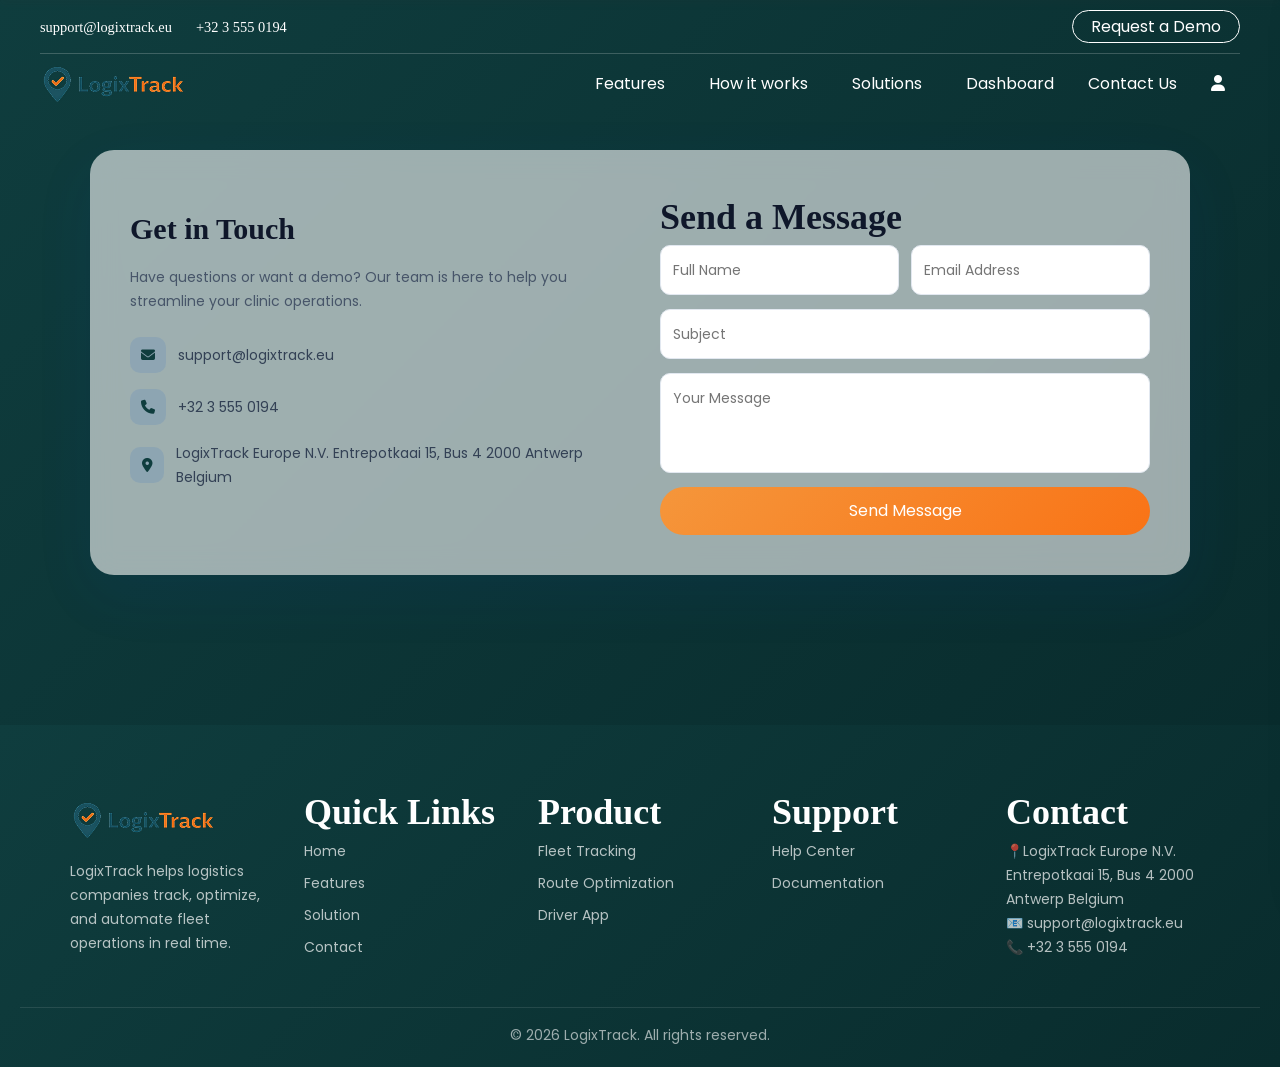
<file: contact.html>
<!DOCTYPE html>
<html lang="en">

<head>
    <meta charset="UTF-8">
    <meta name="viewport" content="width=device-width, initial-scale=1.0">
    <title>Contact</title>
    <link rel="stylesheet" href="style.css">
    <link rel="shortcut icon" href="images/logic.png" type="image/x-icon">
    <link rel="stylesheet" href="https://cdnjs.cloudflare.com/ajax/libs/font-awesome/6.5.0/css/all.min.css">
    <link rel="preconnect" href="https://fonts.googleapis.com">
    <link rel="preconnect" href="https://fonts.gstatic.com" crossorigin>
    <link
        href="https://fonts.googleapis.com/css2?family=Playfair+Display:ital,wght@0,400..900;1,400..900&family=Poppins:ital,wght@0,100;0,200;0,300;0,400;0,500;0,600;0,700;0,800;0,900;1,100;1,200;1,300;1,400;1,500;1,600;1,700;1,800;1,900&family=Roboto:ital,wght@0,100..900;1,100..900&family=Zain:ital,wght@0,200;0,300;0,400;0,700;0,800;0,900;1,300;1,400&display=swap"
        rel="stylesheet">
    <script src="https://cdnjs.cloudflare.com/ajax/libs/jquery/3.6.0/jquery.min.js"></script>
</head>

<body>
    <header>
        <div class="top-strip">
            <div class="container-fluid">
                <div class="flex">
                    <div class="col1">
                        <div class="nav-text left-side">
                            <ul>
                                <li><a href="mailto:info@tradeshipinc.com">support@logixtrack.eu</a></li>
                                <li><a href="tel:+1(631)3935134">+32 3 555 0194</a></li>
                            </ul>
                        </div>
                    </div>
                    <div class="col2">
                        <div class="right-side">
                            <!-- Location -->

                            <!-- Social Links -->

                            <!-- Request Demo -->
                            <div class="nav-text demo-link"><a href="" class="model-open openDemo"><span>Request a
                                        Demo</span></a></div>
                        </div>
                    </div>
                </div>
            </div>
        </div>
        <div class="header-wrapper">
            <div class="container-fluid">
                <div class="flex">
                    <div class="col1">
                        <div class="custom-logo"><a href="/"><img src="images/logic.png" alt="Trade Ship"></a>
                        </div>
                    </div>
                    <div class="menu-trigger model-open" data-model=".model-navigaition">
                        <span></span>
                    </div>
                    <div class="col2">
                        <div class="custom-nav nav-text">
                            <ul>
                                <li class="has-dropdown"><a href="/#features">Features</a>
                                </li>
                                <li class="has-dropdown">
                                    <a href="/#how-it-works">How it works</a>

                                </li>
                                <li class="has-dropdown">
                                    <a href="/#solution">Solutions</a>

                                </li>


                                <li><a href="/#showcase">Dashboard</a></li>
                                <li><a href="contact.html">Contact Us</a></li>
                                <li><a href="login.html"><i class="fa-solid fa-user"></i></a></li>
                            </ul>
                        </div>
                    </div>
                </div>
            </div>
        </div>
    </header>
    <!-- End Header -->
    <!-- navigation Model -->
    <div class="model modelPop model-navigaition">
        <div class="close close_model"><i class="fas-solid fa fa-close"></i></div>
        <div class="model-body">
            <div class="navigation">
                <ul>
                    <li class="has-dropdown"><a href="/#features">Features</a>
                    </li>
                    <li class="has-dropdown">
                        <a href="/#how-it-works">How it works</a>
                    </li>
                    <li class="has-dropdown">
                        <a href="/#solution">Solutions</a>
                    </li>
                    <li class="has-dropdown">
                        <a href="/#showcase">Dashboard</a>
                    </li>

                    <li><a href="contact.html">Contact Us</a></li>
                </ul>
            </div>
        </div>
    </div>
    <section class="contact">
        <div class="contact-container">

            <!-- LEFT INFO -->
            <div class="contact-info">
                <h2>Get in Touch</h2>
                <p>
                    Have questions or want a demo? Our team is here to help you streamline your clinic operations.
                </p>

                <div class="info-item">
                    <i class="fa-solid fa-envelope"></i>
                    <span>support@logixtrack.eu</span>
                </div>

                <div class="info-item">
                    <i class="fa-solid fa-phone"></i>
                    <span>+32 3 555 0194</span>
                </div>

                <div class="info-item">
                    <i class="fa-solid fa-location-dot"></i>
                    <span>LogixTrack Europe N.V.
                        Entrepotkaai 15, Bus 4
                        2000 Antwerp
                        Belgium</span>
                </div>
            </div>

            <!-- RIGHT FORM -->
            <div class="contact-form">
                <h3>Send a Message</h3>

                <form id="contactForm">
                    <div class="form-row">
                        <input type="text" placeholder="Full Name" required>
                        <input type="email" placeholder="Email Address" required>
                    </div>

                    <input type="text" placeholder="Subject" required>

                    <textarea placeholder="Your Message" required></textarea>

                    <button type="submit">Send Message</button>

                    <!-- Success Message -->
                    <div class="success-message" id="contactSuccess">
                        ✅ Message sent successfully! We'll get back to you soon.
                    </div>
                </form>
            </div>

        </div>
    </section>
    <footer class="footer">
        <div class="container footer-grid">

            <!-- LOGO + ABOUT -->
            <div class="footer-col">
                <h2 class="logo"><a href="/"><img src="images/logic.png" alt=""></a></h2>
                <p>
                    LogixTrack helps logistics companies track, optimize, and automate fleet operations in real time.
                </p>
            </div>

            <!-- QUICK LINKS -->
            <div class="footer-col">
                <h3>Quick Links</h3>
                <ul>
                    <li><a href="/">Home</a></li>
                    <li><a href="/#features">Features</a></li>
                    <li><a href="/#solution">Solution</a></li>

                    <li><a href="contact.html">Contact</a></li>
                </ul>
            </div>

            <!-- PRODUCT -->
            <div class="footer-col">
                <h3>Product</h3>
                <ul>
                    <li><a href="/#showcase">Fleet Tracking</a></li>
                    <li><a href="/#showcase">Route Optimization</a></li>
                    <li><a href="/#showcase">Driver App</a></li>
                </ul>
            </div>

            <!-- SUPPORT -->
            <div class="footer-col">
                <h3>Support</h3>
                <ul>
                    <li><a href="contact.html">Help Center</a></li>
                    <li><a href="contact.html">Documentation</a></li>
                    <!-- <li><a href="#">API Access</a></li> -->
                </ul>
            </div>
            <!-- CONTACT -->
            <div class="footer-col">
                <h3>Contact</h3>
                <p>📍LogixTrack Europe N.V.
                    Entrepotkaai 15, Bus 4
                    2000 Antwerp
                    Belgium</p>
                <p>📧 support@logixtrack.eu</p>
                <p>📞 +32 3 555 0194</p>
            </div>

        </div>

        <!-- BOTTOM BAR -->
        <div class="footer-bottom">
            <p>© 2026 LogixTrack. All rights reserved.</p>
        </div>
    </footer>
    <div class="demo-overlay" id="demoOverlay"></div>

    <!-- Side Popup -->
    <div class="demo-popup" id="demoPopup">

        <!-- Header -->
        <div class="popup-header">
            <h3>Book a Demo</h3>
            <span id="closeDemo">&times;</span>
        </div>

        <!-- Form -->
        <form class="demo-form" id="demoForm">
            <input type="text" placeholder="Full Name" required>
            <input type="email" placeholder="Email Address" required>
            <input type="Number" id="Phone" maxlength="10" placeholder="Phone Number">

            <textarea placeholder="Your Message" required></textarea>

            <button type="submit">Request Demo</button>

            <div class="success-message" id="successMsg">
                ✅ Your request has been submitted successfully.
            </div>
        </form>

    </div>
    <script>
        $(document).ready(function () {
            $(window).scroll(function () {
                scroltop = $(this).scrollTop()
                if (scroltop > ($(window).height()) / 100) {
                    $('header').addClass("header-fixed");
                } else {
                    $('header').removeClass("header-fixed")
                }
            })
            $('.model-open').on('click', function (e) {
                e.preventDefault();
                var model = $(this).attr('data-model')
                $('.model').removeClass('is-open');
                $('.overlay').addClass('active_overla');
                $(model).addClass('is-open');
            })
            $('.close_model,.overlay').on('click', function () {
                $('.model').removeClass('is-open');
                $('.overlay').removeClass('active_overla');
            })

            $('.openDemo').on('click', function (e) {
                e.preventDefault();
                $('#demoPopup').addClass('active');
                $('#demoOverlay').addClass('active');
            });

            // CLOSE POPUP
            function closePopup() {
                $('#demoPopup').removeClass('active');
                $('#demoOverlay').removeClass('active');
            }

            $('#closeDemo, #demoOverlay').on('click', function () {
                closePopup();
            });

            // FORM SUBMIT
            $('#demoForm').on('submit', function (e) {
                e.preventDefault();

                $('#successMsg').addClass('active');
                this.reset();

                setTimeout(function () {
                    $('#successMsg').removeClass('active');
                    closePopup();
                }, 5000);
            });
        })
        document.addEventListener("DOMContentLoaded", function () {

            const contactform = document.getElementById("contactForm");
            const contactmsg = document.getElementById("contactSuccess");

            if (contactform) {
                contactform.addEventListener("submit", function (e) {
                    e.preventDefault();

                    console.log("Contact form submitted ✅");

                    // show success
                    contactmsg.classList.add("active");

                    // reset form
                    contactform.reset();

                    // hide after 3 sec
                    setTimeout(() => {
                        contactmsg.classList.remove("active");
                    }, 3000);
                });
            }
        });
        document.getElementById("phone").addEventListener("input", function () {
            this.value = this.value.replace(/[^0-9]/g, "");
        });
    </script>
</body>

</html>
</file>
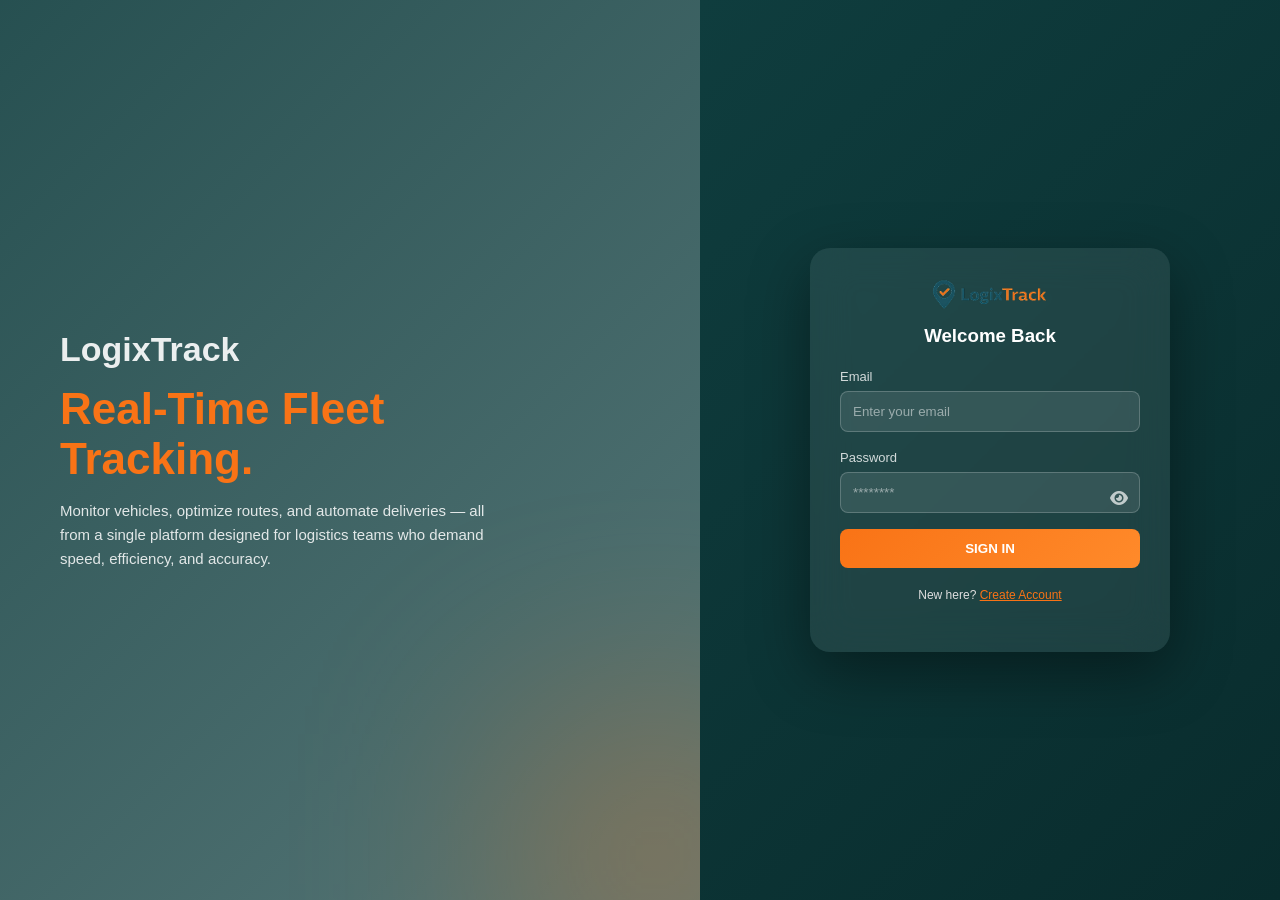
<file: login.html>
<!DOCTYPE html>
<html lang="en">

<head>
    <meta charset="UTF-8">
    <meta name="viewport" content="width=device-width, initial-scale=1.0">
    <title>LogixTrack Login</title>

    <!-- CSS -->
    <link rel="stylesheet" href="login.css">

    <!-- Font Awesome -->
    <link rel="stylesheet" href="https://cdnjs.cloudflare.com/ajax/libs/font-awesome/6.5.0/css/all.min.css">
</head>

<body>

    <!-- LEFT SIDE -->
    <div class="left">
        <div class="left-content">
            <h1>LogixTrack</h1>
            <h2>Real-Time Fleet Tracking.</h2>
            <p>
                Monitor vehicles, optimize routes, and automate deliveries — all from a single platform designed for logistics teams who demand speed, efficiency, and accuracy.
            </p>
        </div>
    </div>

    <!-- RIGHT SIDE -->
    <div class="right">
        <div class="login-card">

            <div class="logo"><a href="/"><img src="images/logic.png" alt="" style="width: 120px;"></a></div>
            <h3>Welcome Back</h3>

            <form id="loginForm">

                <label>Email</label>
                <input type="email" id="email" placeholder="Enter your email" required>

                <label>Password</label>
                <div class="password-field">
                    <input type="password" id="password" placeholder="********" required>
                    <i class="fa-solid fa-eye" id="togglePassword"></i>
                </div>

                <!-- <div class="links">
                    <span></span>
                    <a href="#">Forgot password?</a>
                </div> -->

                <button type="submit">SIGN IN</button>

                <!-- <div class="divider">or</div>

                <div class="google">
                    <i class="fa-brands fa-google"></i>
                    Sign in with Google
                </div> -->

                <div class="divider">
                    New here? <a href="signup.html">Create Account</a>
                </div>

                <div class="error" id="errorMsg">
                    ❌ Invalid credentials
                </div>

            </form>

        </div>
    </div>

    <!-- JS -->
    <script>
        document.addEventListener("DOMContentLoaded", function () {

            const form = document.getElementById("loginForm");
            const email = document.getElementById("email");
            const password = document.getElementById("password");
            const error = document.getElementById("errorMsg");
            const toggle = document.getElementById("togglePassword");

            // Show/Hide password
            toggle.addEventListener("click", () => {
                if (password.type === "password") {
                    password.type = "text";
                    toggle.classList.replace("fa-eye", "fa-eye-slash");
                } else {
                    password.type = "password";
                    toggle.classList.replace("fa-eye-slash", "fa-eye");
                }
            });

            // Login logic
            form.addEventListener("submit", function (e) {
                e.preventDefault();

                const validEmail = "admin@healthsynch.com";
                const validPass = "123456";

                error.classList.remove("active");

                if (email.value !== validEmail || password.value !== validPass) {
                    error.classList.add("active");
                    return;
                }

                alert("Login Successful 🚀");
                form.reset();
            });

        });
    </script>

</body>

</html>
</file>
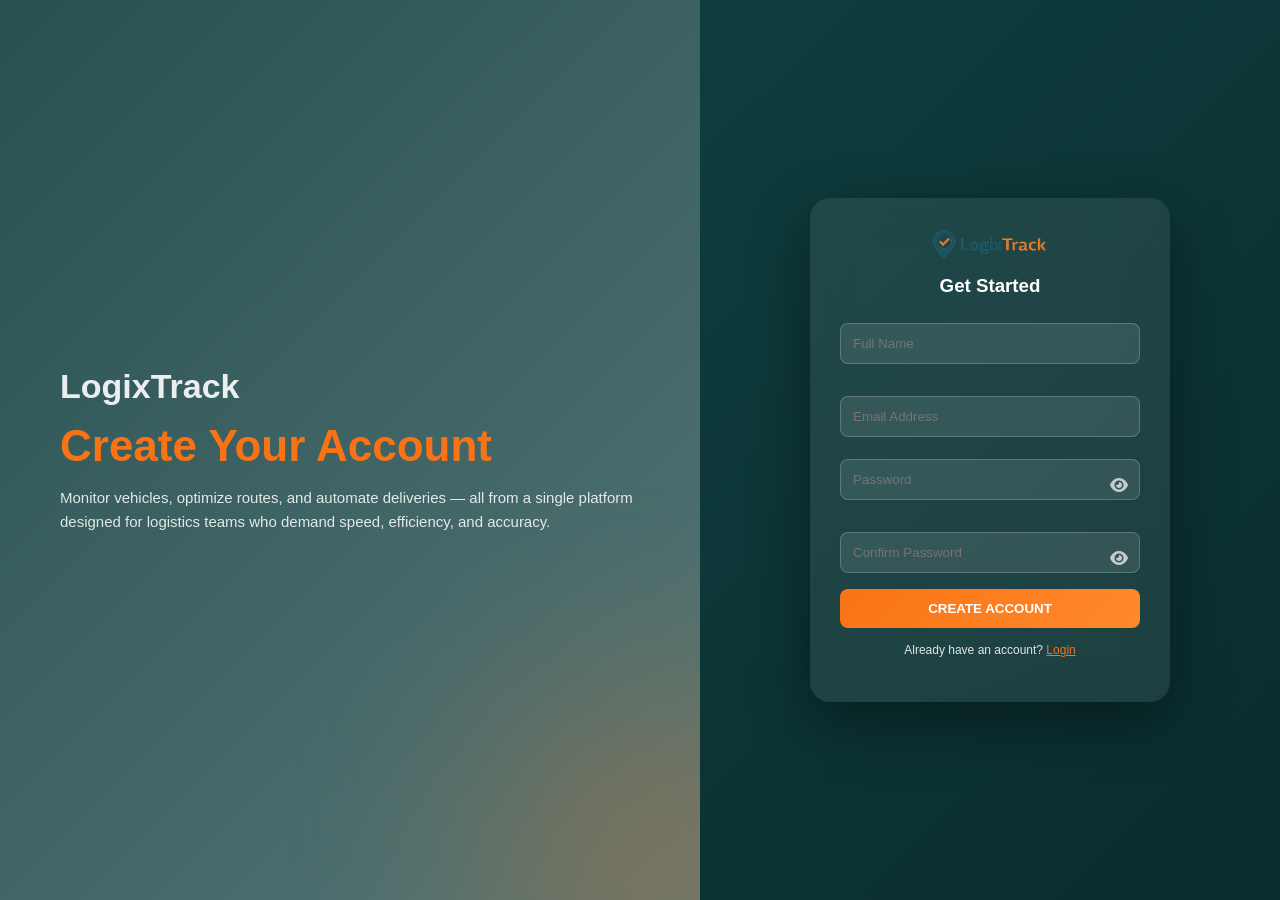
<file: signup.html>
<!DOCTYPE html>
<html lang="en">

<head>
    <meta charset="UTF-8">
    <meta name="viewport" content="width=device-width, initial-scale=1.0">
    <title>LogixTrack Sign Up</title>

    <link rel="stylesheet" href="signup.css">
    <link rel="stylesheet" href="https://cdnjs.cloudflare.com/ajax/libs/font-awesome/6.5.0/css/all.min.css">
</head>

<body>

    <!-- LEFT -->
    <div class="left">
        <div class="left-content">
            <h1>LogixTrack</h1>
            <h2>Create Your Account</h2>
            <p>
                Monitor vehicles, optimize routes, and automate deliveries — all from a single platform designed for logistics teams who demand speed, efficiency, and accuracy.
            </p>
        </div>
    </div>

    <!-- RIGHT -->
    <div class="right">
        <div class="signup-card">

            <div class="logo"><a href="/"><img src="images/logic.png" alt="" style="width: 120px;"></a></div>
            <h3>Get Started</h3>

            <form id="signupForm">

                <div class="form-row">
                    <input type="text" id="name" placeholder="Full Name" required>
                    <input type="email" id="email" placeholder="Email Address" required>
                </div>

                <!-- <input type="text" id="clinic" placeholder="Clinic Name"> -->

                <div class="form-row">
                    <div class="password-field">
                        <input type="password" id="password" placeholder="Password" required>
                        <i class="fa-solid fa-eye toggle"></i>
                    </div>

                    <div class="password-field">
                        <input type="password" id="confirmPassword" placeholder="Confirm Password" required>
                        <i class="fa-solid fa-eye toggle"></i>
                    </div>
                </div>

                <button type="submit">CREATE ACCOUNT</button>

                <!-- <div class="divider">or</div>

                <div class="google">
                    <i class="fa-brands fa-google"></i>
                    Sign up with Google
                </div> -->

                <div class="divider">
                    Already have an account? <a href="login.html">Login</a>
                </div>

                <!-- ERROR -->
                <div class="error" id="errorMsg"></div>

                <!-- SUCCESS -->
                <div class="success" id="successMsg">
                    ✅ Account created successfully!
                </div>

            </form>

        </div>
    </div>

    <script>
        document.addEventListener("DOMContentLoaded", function () {

            const form = document.getElementById("signupForm");
            const password = document.getElementById("password");
            const confirmPassword = document.getElementById("confirmPassword");
            const error = document.getElementById("errorMsg");
            const success = document.getElementById("successMsg");

            const toggles = document.querySelectorAll(".toggle");

            // Toggle password
            toggles.forEach(icon => {
                icon.addEventListener("click", () => {
                    const input = icon.previousElementSibling;

                    if (input.type === "password") {
                        input.type = "text";
                        icon.classList.replace("fa-eye", "fa-eye-slash");
                    } else {
                        input.type = "password";
                        icon.classList.replace("fa-eye-slash", "fa-eye");
                    }
                });
            });

            form.addEventListener("submit", function (e) {
                e.preventDefault();

                error.classList.remove("active");
                success.classList.remove("active");

                if (password.value !== confirmPassword.value) {
                    error.innerText = "❌ Passwords do not match";
                    error.classList.add("active");
                    return;
                }

                if (password.value.length < 6) {
                    error.innerText = "❌ Password must be at least 6 characters";
                    error.classList.add("active");
                    return;
                }

                success.classList.add("active");
                form.reset();
            });

        });
    </script>

</body>

</html>
</file>
<file: style.css>
*,
*:before,
*:after {
    padding: 0;
    margin: 0;
    list-style: none;
    -webkit-box-sizing: border-box;
    box-sizing: border-box
}

body,
html {
    font-size: 16px;
    line-height: 24px;
    font-family: "Poppins", "sans-serif";
    font-weight: normal;
    color: #666
}

@media (max-width: 991px) {

    body,
    html {
        font-size: 14px;
        line-height: 20px
    }
}

article,
aside,
details,
figcaption,
figure,
footer,
header,
hgroup,
menu,
nav,
section,
main {
    display: block
}

ol,
ul {
    list-style: none
}

blockquote,
q {
    quotes: none
}

blockquote:before,
blockquote:after {
    content: '';
    content: none
}

table {
    border-collapse: collapse;
    border-spacing: 0
}

a[href] {
    text-decoration: none;
    -webkit-transition: 400ms ease;
    -o-transition: 400ms ease;
    transition: 400ms ease
}

a[href]:hover {
    color: #f16f2a
}

img {
    max-width: 100%
}

.container {
    max-width: 1170px;
    width: 100%;
    margin: 0 auto;
    padding: 0 15px
}

h1,
h2,
h3,
h4,
h5,
h6 {
    font-weight: normal;
    margin: 15px 0;
    font-family: "GT Eesti Pro Display", "sans-serif";
    font-weight: bold
}

@media (max-width: 767px) {

    h1,
    h2,
    h3,
    h4,
    h5,
    h6 {
        margin: 5px 0
    }
}

h1 {
    font-size: 48px;
    line-height: 48px
}

@media (max-width: 991px) {
    h1 {
        font-size: 40px;
        line-height: 45px
    }
}

@media (max-width: 767px) {
    h1 {
        font-size: 30px;
        line-height: 35px
    }
}

h2 {
    font-size: 48px;
    line-height: 48px
}

@media (max-width: 767px) {
    h2 {
        font-size: 35px;
        line-height: 38px
    }
}

h3 {
    font-size: 36px
}

@media (max-width: 675px) {
    h3 {
        font-size: 30px
    }
}

h4 {
    font-size: 24px
}

@media (max-width: 675px) {
    h4 {
        font-size: 20px
    }
}

h5 {
    font-size: 20px
}

@media (max-width: 675px) {
    h5 {
        font-size: 18px
    }
}

h6 {
    font-size: 18px
}

@media (max-width: 991px) {
    h6 {
        font-size: 14px
    }
}

input,
select,
button,
textarea {
    font-size: 16px;
    line-height: 24px;
    font-family: "Poppins", "sans-serif";
    font-weight: normal
}

select {
    -webkit-appearance: none;
    -moz-appearance: none;
    text-indent: 1px;
    -o-text-overflow: '';
    text-overflow: ''
}

button,
input[type="submit"],
input[type="button"] {
    cursor: pointer
}

.heading h2 {
    color: #0F3D3E
}

.heading h2 span {
    color: #f16f2a
}

.defaul_text p,
.defaul_text li {
    font-size: 16px;
    font-weight: 500;
    color: #666
}

@media (max-width: 675px) {

    .defaul_text p,
    .defaul_text li {
        line-height: 24px;
        font-size: 14px;
        line-height: normal;
        font-weight: normal
    }
}

.defaul_text br {
    display: none
}

.defaul_text p,
.defaul_text ul {
    margin-bottom: 20px
}

.flex {
    display: -webkit-box;
    display: -ms-flexbox;
    display: flex;
    -ms-flex-wrap: wrap;
    flex-wrap: wrap
}

.link_btn a {
    line-height: normal;
    display: inline-block;
    border: 1px solid #fff;
    padding: 8px 30px;
    border-radius: 25px;
    overflow: hidden;
    position: relative;
    font-family: "GT Eesti Pro Display", "sans-serif";
    font-size: 16px;
    -webkit-transition: 400ms ease;
    -o-transition: 400ms ease;
    transition: 400ms ease
}

.link_btn a span {
    position: relative;
    color: #fff;
    font-family: inherit
}

.link_btn a:before {
    content: "";
    position: absolute;
    left: 0;
    right: 0;
    top: 0;
    bottom: 0;
    background: -webkit-gradient(linear, left top, right top, from(#e2472a), to(#f16f2a));
    background: -o-linear-gradient(left, #e2472a, #f16f2a);
    background: linear-gradient(to right, #e2472a, #f16f2a);
    -webkit-transform: translateX(-100%);
    -ms-transform: translateX(-100%);
    transform: translateX(-100%);
    -webkit-transition: 450ms ease;
    -o-transition: 450ms ease;
    transition: 450ms ease
}

.link_btn a:hover {
    border-color: #e2472a;
    color: #fff
}

.link_btn a:hover:before {
    -webkit-transform: translate(0);
    -ms-transform: translate(0);
    transform: translate(0)
}

@-webkit-keyframes slideInUp {
    0% {
        opacity: 0;
        -webkit-transform: translate3d(0, 30%, 0);
        -ms-transform: translate3d(0, 30%, 0);
        transform: translate3d(0, 30%, 0)
    }

    100% {
        opacity: 1;
        -webkit-transform: none;
        -ms-transform: none;
        transform: none
    }
}

@keyframes slideInUp {
    0% {
        opacity: 0;
        -webkit-transform: translate3d(0, 30%, 0);
        -ms-transform: translate3d(0, 30%, 0);
        transform: translate3d(0, 30%, 0)
    }

    100% {
        opacity: 1;
        -webkit-transform: none;
        -ms-transform: none;
        transform: none
    }
}

.slideInUp {
    -webkit-animation-name: slideInUp;
    animation-name: slideInUp
}

.modelPop {
    position: fixed;
    z-index: 111
}

.close_model {
    position: absolute;
    right: 15px;
    top: 15px;
    cursor: pointer;
    line-height: 0;
    width: 25px;
    height: 25px;
    z-index: 111
}

header {
    position: fixed;
    left: 0;
    right: 0;
    top: 0;
    z-index: 111
}

header:before {
    content: "";
    position: absolute;
    left: 0;
    right: 0;
    top: 0;
    bottom: 0;
    background: #0F3D3E;
    height: 0;
    -webkit-box-shadow: 0 0 8px 1px #33333354;
    box-shadow: 0 0 8px 1px #33333354;
    -webkit-transition: 700ms ease;
    -o-transition: 700ms ease;
    transition: 700ms ease
}

header .nav-text a {
    color: #fff
}

header .container-fluid {
    padding: 0 40px
}

@media (max-width: 991px) {
    header .container-fluid {
        padding: 0 15px
    }
}

header .location {
    position: relative;
    padding: 0 5px;
    cursor: pointer
}

header .location .selected .icon,
header .location .selected .text,
header .location .selected .arrow_down {
    display: inline-block;
    vertical-align: middle
}

header .location .selected .icon {
    line-height: 0;
    margin-right: 5px
}

header .location .selected .text {
    padding: 3px 10px;
    color: #fff;
    font-weight: 500;
    font-size: 14px
}

header .location .selected .arrow_down {
    margin-left: 5px;
    line-height: 0
}

header .location .list-location {
    position: absolute;
    top: 100%;
    left: 0;
    right: 0;
    padding: 5px 0;
    z-index: 1;
    opacity: 0;
    pointer-events: none;
    -webkit-transition: 450ms ease;
    -o-transition: 450ms ease;
    transition: 450ms ease;
    background: -webkit-gradient(linear, left top, right top, from(#e2472a), to(#f5963b));
    background: -o-linear-gradient(left, #e2472a, #f5963b);
    background: linear-gradient(to right, #e2472a, #f5963b)
}

header .location .list-location:before {
    content: "";
    position: absolute;
    top: -16px;
    width: 8px;
    height: 8px;
    border: 8px solid transparent;
    border-bottom-color: #e96330;
    left: 43px
}

header .location .list-location ul li {
    display: block;
    font-size: 14px;
    padding: 8px 11px;
    cursor: pointer;
    -webkit-transition: 700ms ease;
    -o-transition: 700ms ease;
    transition: 700ms ease;
    color: #fff
}

header .location .list-location ul li:hover {
    background: #f16f2a
}

header .location:hover .list-location {
    opacity: 1;
    pointer-events: all
}

header .location:hover .list-location ul li {
    padding: 2px 11px
}

.top-strip {
    padding: 10px 0;
    position: relative;
    -webkit-transition: 700ms ease;
    -o-transition: 700ms ease;
    transition: 700ms ease;
    z-index: 11
}

@media (max-width: 991px) {
    .top-strip {
        display: none
    }
}

.top-strip .flex {
    position: relative;
    -webkit-box-align: center;
    -ms-flex-align: center;
    align-items: center
}

.top-strip .flex:after {
    content: "";
    position: absolute;
    left: 0;
    right: 0;
    background: #fff;
    bottom: -10px;
    height: .5px;
    opacity: .2
}

@media (max-width: 991px) {
    .top-strip .flex:after {
        display: none
    }
}

.top-strip .flex .col1 {
    -webkit-box-flex: 0;
    -ms-flex: 0 1 40%;
    flex: 0 1 40%;
    max-width: 40%
}

@media (max-width: 991px) {
    .top-strip .flex .col1 {
        display: none
    }
}

.top-strip .flex .col2 {
    -webkit-box-flex: 0;
    -ms-flex: 0 1 60%;
    flex: 0 1 60%;
    max-width: 60%
}

@media (max-width: 991px) {
    .top-strip .flex .col2 {
        -webkit-box-flex: 0;
        -ms-flex: 0 1 100%;
        flex: 0 1 100%;
        max-width: 100%
    }
}

.top-strip .left-side ul li {
    display: inline-block;
    margin-right: 20px
}

.top-strip .left-side ul li a {
    display: block;
    font-family: "GT Eesti Pro Display", "sans-serif";
    font-size: 14.4px;
    font-weight: normal
}

.top-strip .right-side {
    text-align: right
}

@media (max-width: 991px) {
    .top-strip .right-side {
        display: -webkit-box;
        display: -ms-flexbox;
        display: flex;
        -webkit-box-align: center;
        -ms-flex-align: center;
        align-items: center;
        -webkit-box-pack: justify;
        -ms-flex-pack: justify;
        justify-content: space-between
    }
}

.top-strip .right-side .location,
.top-strip .right-side .social_links {
    margin-right: 30px
}

@media (max-width: 767px) {

    .top-strip .right-side .location,
    .top-strip .right-side .social_links {
        margin-right: 0
    }
}

.top-strip .right-side .location,
.top-strip .right-side .social_links,
.top-strip .right-side .nav-text {
    display: inline-block;
    vertical-align: middle;
    text-align: left
}

@media (max-width: 991px) {
    .top-strip .right-side .social_links {
        position: absolute;
        right: 170px;
        top: 6px
    }
}

@media (max-width: 675px) {
    .top-strip .right-side .social_links {
        display: none
    }
}

.top-strip .right-side .social_links ul {
    line-height: 0
}

.top-strip .right-side .social_links ul li {
    margin-right: 5px
}

.top-strip .right-side .demo-link {
    line-height: 0
}

.top-strip .right-side .demo-link a {
    line-height: normal;
    display: inline-block;
    border: 1px solid #fff;
    padding: 3px 18px;
    border-radius: 25px;
    overflow: hidden;
    position: relative;
    -webkit-transition: 400ms ease;
    -o-transition: 400ms ease;
    transition: 400ms ease
}

@media (max-width: 675px) {
    .top-strip .right-side .demo-link a {
        padding: 3px 14px
    }
}

@media only screen and (max-width: 400px) {
    .top-strip .right-side .demo-link a {
        padding: 3px 12px;
        font-size: 12px
    }
}

.top-strip .right-side .demo-link a span {
    position: relative
}

.top-strip .right-side .demo-link a:before {
    content: "";
    position: absolute;
    left: 0;
    right: 0;
    top: 0;
    bottom: 0;
    background: -webkit-gradient(linear, left top, right top, from(#e2472a), to(#f16f2a));
    background: -o-linear-gradient(left, #e2472a, #f16f2a);
    background: linear-gradient(to right, #e2472a, #f16f2a);
    -webkit-transform: translateX(-100%);
    -ms-transform: translateX(-100%);
    transform: translateX(-100%);
    -webkit-transition: 450ms ease;
    -o-transition: 450ms ease;
    transition: 450ms ease
}

.top-strip .right-side .demo-link a:hover {
    border-color: #e2472a;
    color: #fff
}

.top-strip .right-side .demo-link a:hover:before {
    -webkit-transform: translate(0);
    -ms-transform: translate(0);
    transform: translate(0)
}

.header-wrapper {
    position: relative;
    z-index: 1
}

@media (max-width: 767px) {
    .header-wrapper {
        padding: 8px 0
    }
}

.header-wrapper .flex {
    -webkit-box-align: center;
    -ms-flex-align: center;
    align-items: center
}

.header-wrapper .flex .col1 {
    -webkit-box-flex: 0;
    -ms-flex: 0 1 36%;
    flex: 0 1 36%;
    max-width: 36%
}

@media (max-width: 1230px) {
    .header-wrapper .flex .col1 {
        -webkit-box-flex: 0;
        -ms-flex: 0 1 28%;
        flex: 0 1 28%;
        max-width: 28%
    }
}

@media (max-width: 991px) {
    .header-wrapper .flex .col1 {
        -webkit-box-flex: 0;
        -ms-flex: 0 1 26%;
        flex: 0 1 26%;
        max-width: 26%
    }
}

@media (max-width: 767px) {
    .header-wrapper .flex .col1 {
        -webkit-box-flex: 0;
        -ms-flex: 0 1 50%;
        flex: 0 1 50%;
        max-width: 50%
    }
}

.header-wrapper .flex .col2 {
    -webkit-box-flex: 0;
    -ms-flex: 0 1 64%;
    flex: 0 1 64%;
    max-width: 64%
}

@media (max-width: 1230px) {
    .header-wrapper .flex .col2 {
        -webkit-box-flex: 0;
        -ms-flex: 0 1 72%;
        flex: 0 1 72%;
        max-width: 72%
    }
}

@media (max-width: 991px) {
    .header-wrapper .flex .col2 {
        -webkit-box-flex: 0;
        -ms-flex: 0 1 74%;
        flex: 0 1 74%;
        max-width: 74%
    }
}

@media (max-width: 767px) {
    .header-wrapper .flex .col2 {
        display: none
    }
}

.custom-logo {
    line-height: 0
}

.custom-logo a {
    display: block
}

.custom-logo a img {
    max-width: 100%;
    -webkit-transition: 450ms ease;
    -o-transition: 450ms ease;
    transition: 450ms ease
}

@media (max-width: 767px) {
    .custom-logo a img {
        max-width: 150px
    }
}

.custom-nav {
    text-align: right
}

.custom-nav ul {
    text-align: left;
    display: inline-block
}

.custom-nav ul li {
    display: inline-block
}

.custom-nav ul li a {
    display: block;
    padding: 19px 15px
}

@media (max-width: 1140px) {
    .custom-nav ul li a {
        padding: 19px 12px
    }
}

@media (max-width: 991px) {
    .custom-nav ul li a {
        padding: 19px 6px
    }
}

.custom-nav ul .has-dropdown {
    position: relative;
    margin-right: 10px
}

.custom-nav ul .has-dropdown .dd-icon {
    position: absolute;
    top: 17px;
    right: -3px
}

@media (max-width: 991px) {
    .custom-nav ul .has-dropdown .dd-icon {
        right: -8px
    }
}

.custom-nav ul .has-dropdown ul.dropdown {
    position: absolute;
    left: 0;
    width: 290px;
    top: 100%;
    background: #0F3D3E;
    padding: 8px 0;
    opacity: 0;
    pointer-events: none;
    -webkit-user-select: none;
    -moz-user-select: none;
    -ms-user-select: none;
    user-select: none;
    -webkit-box-shadow: 0 6px 13px 1px #3333332e;
    box-shadow: 0 6px 13px 1px #3333332e;
    border-radius: 5px;
    -webkit-transition: 400ms ease;
    -o-transition: 400ms ease;
    transition: 400ms ease
}

.custom-nav ul .has-dropdown ul.dropdown:before {
    content: "";
    position: absolute;
    top: -16px;
    width: 8px;
    height: 8px;
    border: 8px solid transparent;
    border-bottom-color: #0F3D3E;
    left: 43px
}

.custom-nav ul .has-dropdown ul.dropdown li {
    display: block
}

.custom-nav ul .has-dropdown ul.dropdown li a {
    display: block;
    color: #fff;
    padding: 9px 15px;
    font-weight: 400;
    font-size: 14px;
    line-height: 18px;
    -webkit-transition: 700ms ease;
    -o-transition: 700ms ease;
    transition: 700ms ease
}

.custom-nav ul .has-dropdown ul.dropdown li:hover a {
    background: #f16f2a
}

.custom-nav ul .has-dropdown:hover ul.dropdown {
    opacity: 1;
    pointer-events: all
}

.custom-nav ul .has-dropdown:hover ul.dropdown li a {
    padding: 4px 15px
}

.custom-nav>ul>li:hover>a {
    color: #f16f2a
}

header.header-fixed .top-strip {
    padding: 5px 0;
    /* background: #080f3a */
}

header.header-fixed:before {
    height: 100%
}

header.header-fixed:before>ul>li:hover>a {
    color: #f16f2a
}

.menu-trigger {
    display: none
}

@media (max-width: 767px) {
    .menu-trigger {
        margin-left: auto;
        margin-right: 0;
        width: 35px;
        height: 35px;
        display: -webkit-box;
        display: -ms-flexbox;
        display: flex;
        -webkit-box-align: center;
        -ms-flex-align: center;
        align-items: center;
        -webkit-box-pack: center;
        -ms-flex-pack: center;
        justify-content: center;
        -webkit-box-orient: vertical;
        -webkit-box-direction: normal;
        -ms-flex-direction: column;
        flex-direction: column
    }
}

.menu-trigger span {
    display: block;
    background: #fff;
    height: 2px;
    width: 100%;
    position: relative
}

.menu-trigger span:before,
.menu-trigger span:after {
    content: "";
    position: absolute;
    width: 100%;
    height: 2px;
    background: #fff
}

.menu-trigger span:before {
    top: -8px
}

.menu-trigger span:after {
    bottom: -8px
}

.model.model-navigaition {
    top: 0;
    bottom: 0;
    left: 0;
    max-width: 400px;
    width: 100%;
    background: #0F3D3E;
    color: #ffffff;
    padding: 55px 35px;
    z-index: 1111;
    -webkit-transform: translateX(-100%);
    -ms-transform: translateX(-100%);
    transform: translateX(-100%);
    -webkit-transition: 700ms ease;
    -o-transition: 700ms ease;
    transition: 700ms ease
}

.model.model-navigaition.is-open {
    -webkit-transform: translateX(0);
    -ms-transform: translateX(0);
    transform: translateX(0)
}

.model.model-navigaition .model-body {
    position: static
}

.model.model-navigaition .model-body .close {
    display: block
}

.model.model-navigaition .model-body .navigation {
    height: 100%;
    overflow: hidden;
    overflow-y: scroll;
    margin-right: -20px;
    padding-right: 20px
}

.model.model-navigaition .model-body .navigation .dd-icon {
    position: absolute;
    right: 0;
    top: 10px
}

.model.model-navigaition .model-body .navigation .dd-icon img {
    -webkit-filter: invert(1);
    filter: invert(1)
}

.model.model-navigaition .model-body .navigation ul li {
    display: block;

}

.model.model-navigaition .model-body .navigation ul li.has-dropdown {
    position: relative
}

.model.model-navigaition .model-body .navigation ul li a {
    display: block;
    font-size: 28px;
    font-weight: 500;
    color: #ffffff;
    padding: 15px 0;
    margin: 8px 0
}

.model.model-navigaition .model-body .navigation ul li a.slid_act {
    color: #0F3D3E
}

.model.model-navigaition .model-body .navigation ul li .dropdown {
    display: none;
    padding: 0px 20px
}

.model.model-navigaition .model-body .navigation ul li .dropdown li a {
    display: block;
    font-size: 16px;
    padding: 8px 0;
    margin: 0
}

.model.model-navigaition .social_links {
    position: absolute;
    bottom: 15px;
    left: 35px;
    right: 35px
}

.model.model-navigaition .social_links ul li {
    display: inline-block
}

.model.model-navigaition .social_links ul li a {
    display: -webkit-box;
    display: -ms-flexbox;
    display: flex;
    -webkit-box-align: center;
    -ms-flex-align: center;
    align-items: center;
    -webkit-box-pack: center;
    -ms-flex-pack: center;
    justify-content: center;
    width: 40px;
    height: 40px
}

.model.model-navigaition .social_links ul li a svg {
    width: 20px;
    height: 20px
}

.model.model-navigaition .social_links ul li a svg path {
    fill: #8d8d8d
}

.banner {
    position: relative
}

.banner:before {
    content: "";
    position: absolute;
    left: 0;
    top: 0;
    right: 0;
    height: 50%;
    background: -webkit-gradient(linear, left top, left bottom, from(#0F3D3E), to(transparent));
    background: -o-linear-gradient(top, #0F3D3E, transparent);
    background: linear-gradient(to bottom, #0F3D3E, transparent);
    pointer-events: none
}

.banner.home-banner:after {
    content: "";
    position: absolute;
    left: 0;
    top: 0;
    right: 0;
    width: 50%;
    height: 100%;
    background: -webkit-gradient(linear, left top, right top, from(#0F3D3E), color-stop(#0F3D3E), to(transparent));
    background: -o-linear-gradient(left, #0F3D3E, #0F3D3E, transparent);
    background: linear-gradient(to right, #0F3D3E, #0F3D3E, transparent);
    pointer-events: none;
    opacity: .6
}

.banner.home-banner .container-fluid {
    padding: 0 40px
}

@media (max-width: 991px) {
    .banner.home-banner .container-fluid {
        padding: 0 15px
    }
}

.banner.home-banner .container-fluid .link_btn {
    margin-left: 15px
}

@media (max-width: 675px) {
    .banner.home-banner .container-fluid .link_btn {
        margin-left: 0
    }
}

.banner.home-banner .video {
    line-height: 0;
    height: 100vh;
    overflow: hidden
}

@media (max-width: 1140px) {
    .banner.home-banner .video {
        height: 575px
    }
}

@media (max-width: 675px) {
    .banner.home-banner .video {
        height: 450px
    }
}

.banner.home-banner .video video {
    width: 100%;
    height: 100%;
    -o-object-fit: cover;
    object-fit: cover
}

.banner.home-banner .banner-content {
    position: absolute;
    left: 0;
    right: 0;
    top: 55%;
    -webkit-transform: translateY(-50%);
    -ms-transform: translateY(-50%);
    transform: translateY(-50%);
    z-index: 1
}

@media (max-width: 675px) {
    .banner.home-banner .banner-content {
        top: 65%
    }
}

.banner.home-banner .banner-content .content {
    max-width: 520px;
    padding: 0 15px
}

@media (max-width: 991px) {
    .banner.home-banner .banner-content .content {
        padding: 0
    }
}

.banner.home-banner .banner-content .content h1 {
    color: #fff;
    margin-bottom: 20px
}

.banner.home-banner .banner-content .content p {
    color: #fff;
    margin-bottom: 51px;
    font-size: 20px;
}

@media (max-width: 675px) {
    .banner.home-banner .banner-content .content h1 {
        margin-bottom: 30px
    }
}

/* trust */
/* SECTION */
.trust {
    padding: 40px 20px;
    background: linear-gradient(135deg, #0F3D3E, #092c2d);
    text-align: center;
    position: relative;
}

.trust::before {
    content: "";
    position: absolute;
    top: 0;
    right: 0;
    width: 250px;
    height: 250px;
    background: #F97316;
    filter: blur(120px);
    opacity: 0.4;
}

/* TEXT */
.trust-text {
    color: rgba(255, 255, 255, 0.7);
    font-size: 28px;
    letter-spacing: 1px;
    margin-bottom: 35px;
}

.trust-text::after {
    content: "";
    display: block;
    width: 60px;
    height: 3px;
    margin: 12px auto 0;
    background: #F97316;
    border-radius: 10px;
}

/* LOGO CONTAINER */
.logos {
    display: flex;
    justify-content: center;
    gap: 40px;
    flex-wrap: wrap;
}

/* LOGO CARD */
.logo-item {
    font-size: 18px;
    font-weight: 600;
    color: white;
    padding: 12px 28px;
    border-radius: 12px;
    background: rgba(255, 255, 255, 0.05);
    border: 1px solid rgba(255, 255, 255, 0.1);
    transition: 0.3s ease;
    cursor: pointer;
    white-space: nowrap;
}

/* HOVER */
.logo-item:hover {
    background: #F97316;
    transform: translateY(-5px) scale(1.05);
    box-shadow: 0 10px 25px rgba(249, 115, 22, 0.4);
}

/* 📱 TABLET */
@media (max-width: 768px) {
    .logos {
        gap: 20px;
    }

    .logo-item {
        font-size: 16px;
        padding: 10px 20px;
    }
}

/* 📱 MOBILE */
@media (max-width: 480px) {
    .trust {
        padding: 50px 15px;
    }

    .trust-text {
        font-size: 13px;
    }

    .logos {
        gap: 15px;
    }

    .logo-item {
        font-size: 14px;
        padding: 8px 16px;
    }
}

.features {
    padding: 40px 20px;
    background: linear-gradient(135deg, #f5953ba9, #092c2d);
    color: #fff;
    text-align: center;
}

.features h2 {
    font-size: 32px;
    margin-bottom: 10px;
}

.subtitle {
    color: rgba(255, 255, 255, 0.7);
    margin-bottom: 40px;
}

/* GRID */
.grid {
    display: grid;
    grid-template-columns: repeat(3, 1fr);
    gap: 25px;
}

/* CARD */
.card {
    padding: 25px;
    border-radius: 14px;
    background: rgba(255, 255, 255, 0.05);
    border: 1px solid rgba(255, 255, 255, 0.1);
    transition: 0.3s;
}

.card span {
    font-size: 26px;
    display: block;
    margin-bottom: 10px;
}

.card h3 {
    font-size: 18px;
    margin-bottom: 8px;
}

.card p {
    font-size: 14px;
    color: rgba(255, 255, 255, 0.7);
}

/* HOVER 🔥 */
.card:hover {
    transform: translateY(-6px);
    border-color: #092c2d;
    box-shadow: 0 10px 25px rgba(249, 115, 22, 0.3);
}

/* TABLET */
@media (max-width: 992px) {
    .grid {
        grid-template-columns: repeat(2, 1fr);
    }
}

/* MOBILE */
@media (max-width: 576px) {
    .grid {
        grid-template-columns: 1fr;
    }

    .features h2 {
        font-size: 24px;
    }
}

.showcase {
    padding: 80px 20px;
    background: linear-gradient(135deg, #0F3D3E, #092c2d);
    text-align: center;
    color: #fff;
}

.showcase h2 {
    margin-bottom: 40px;
}

/* SLIDER */
.slider {
    width: 100%;
    max-width: 900px;
    margin: auto;
    overflow: hidden;
    position: relative;
}

.slides {
    display: flex;
    width: 100%;
}

.slide {
    min-width: 100%;
    box-sizing: border-box;
    text-align: center;
}

.slide img {
    width: 70%;
    border-radius: 10px;
}

/* buttons */
.prev,
.next {
    position: absolute;
    top: 50%;
    transform: translateY(-50%);
    background: #F97316;
    color: #fff;
    border: none;
    padding: 10px 15px;
    cursor: pointer;
}

.prev {
    left: 10px;
}

.next {
    right: 10px;
}

/* 📱 MOBILE */
@media (max-width: 768px) {
    .nav {
        font-size: 18px;
        padding: 8px 12px;
    }
}

.how {
    padding: 40px 20px;
    background: #fff;
    text-align: center;
}

.how h2 {
    margin-bottom: 50px;
    color: #0F3D3E;
}

/* STEPS */
.steps {
    display: flex;
    justify-content: space-between;
    gap: 20px;
    flex-wrap: wrap;
}

.step {
    flex: 1;
    min-width: 220px;
    position: relative;
}

/* NUMBER CIRCLE */
.circle {
    width: 60px;
    height: 60px;
    background: #F97316;
    color: #fff;
    border-radius: 50%;
    display: flex;
    align-items: center;
    justify-content: center;
    margin: auto;
    font-weight: bold;
    font-size: 20px;
    margin-bottom: 15px;
}

/* TEXT */
.step h3 {
    color: #0F3D3E;
    margin-bottom: 10px;
    font-size: 24px;
    font-family: 'Poppins', sans-serif;
}

.step p {
    color: #555;
    font-size: 14px;
}

/* LINE CONNECTOR */
.steps::before {
    content: "";
    position: absolute;
    top: 30px;
    left: 10%;
    right: 10%;
    height: 2px;
    background: #ddd;
    z-index: -1;
}

/* MOBILE */
@media (max-width: 768px) {
    .steps {
        flex-direction: column;
        align-items: center;
    }

    .steps::before {
        display: none;
    }
}

.dashboard {
    padding: 40px 20px;
    background: linear-gradient(135deg, #0F3D3E, #092c2d);
    color: #fff;
}

.dash-flex {
    display: flex;
    align-items: center;
    gap: 40px;
    flex-wrap: wrap;
}

/* LEFT */
.dash-text {
    flex: 1;
}

.dash-text h2 {
    margin-bottom: 20px;
}

.dash-text ul {
    list-style: none;
    padding: 0;
}

.dash-text li {
    margin-bottom: 12px;
    font-size: 15px;
    color: rgba(255, 255, 255, 0.85);
}

/* RIGHT IMAGE */
.dash-img {
    flex: 1;
}

.dash-img img {
    width: 100%;
    border-radius: 15px;
    box-shadow: 0 20px 50px rgba(0, 0, 0, 0.5);
}

/* MOBILE */
@media (max-width: 768px) {
    .dash-flex {
        flex-direction: column;
    }

    .dash-text {
        text-align: center;
    }
}

.cta {
    padding: 40px 20px;
    text-align: center;
    position: relative;
    overflow: hidden;

    background: linear-gradient(135deg, #f1702ab3, #092c2d);
    color: #fff;
}

/* 🔥 ORANGE GLOW */
.cta::before {
    content: "";
    position: absolute;
    top: -100px;
    left: -100px;
    width: 300px;
    height: 300px;
    background: #F97316;
    filter: blur(140px);
    opacity: 0.4;
}

/* CONTENT */
.cta-content {
    position: relative;
    z-index: 2;
    max-width: 700px;
    margin: auto;
    background: rgba(255, 255, 255, 0.05);
    padding: 40px;
    border-radius: 20px;
    backdrop-filter: blur(10px);
}

.cta h2 {
    font-size: 32px;
    margin-bottom: 15px;
}

.cta p {
    color: rgba(255, 255, 255, 0.8);
    margin-bottom: 30px;
}

/* BUTTON 🔥 */
.cta-btn {
    display: inline-block;
    padding: 14px 32px;
    background: #0F3D3E;
    color: #fff;
    font-weight: 600;
    border-radius: 30px;
    text-decoration: none;
    transition: 0.3s;
}

/* HOVER */
.cta-btn:hover {
    transform: translateY(-4px) scale(1.05);
    box-shadow: 0 10px 30px rgba(249, 115, 22, 0.5);
}

/* 📱 MOBILE */
@media (max-width: 576px) {
    .cta h2 {
        font-size: 24px;
    }

    .cta-btn {
        padding: 12px 25px;
    }
}

.footer {
    background: linear-gradient(135deg, #0F3D3E, #092c2d);
    color: #fff;
    padding: 60px 20px 20px;
}

/* GRID */
.footer-grid {
    display: grid;
    grid-template-columns: repeat(5, 1fr);
    gap: 30px;
}

/* LOGO */
.logo {
    color: #F97316;
    margin-bottom: 10px;
}

/* TEXT */
.footer-col p {
    color: rgba(255, 255, 255, 0.7);
    font-size: 14px;
}

/* HEADINGS */
.footer-col h3 {
    margin-bottom: 15px;
}

/* LINKS */
.footer-col ul {
    list-style: none;
    padding: 0;
}

.footer-col ul li {
    margin-bottom: 8px;
}

.footer-col ul li a {
    text-decoration: none;
    color: rgba(255, 255, 255, 0.7);
    font-size: 14px;
    transition: 0.3s;
}

/* 🔥 HOVER */
.footer-col ul li a:hover {
    color: #F97316;
    padding-left: 5px;
}

/* BOTTOM BAR */
.footer-bottom {
    text-align: center;
    margin-top: 40px;
    padding-top: 15px;
    border-top: 1px solid rgba(255, 255, 255, 0.1);
    font-size: 14px;
    color: rgba(255, 255, 255, 0.6);
}

/* 📱 TABLET */
@media (max-width: 992px) {
    .footer-grid {
        grid-template-columns: repeat(3, 1fr);
    }
}

/* 📱 MOBILE */
@media (max-width: 576px) {
    .footer-grid {
        grid-template-columns: 1fr;
        text-align: center;
    }
}

.contact {
    padding: 150px 20px;
    display: flex;
    justify-content: center;
    background: linear-gradient(135deg, #0F3D3E, #092c2d);
}

/* CONTAINER */
.contact-container {
    width: 92%;
    max-width: 1100px;

    display: grid;
    grid-template-columns: 1fr 1fr;
    gap: 40px;

    padding: 40px;
    border-radius: 24px;

    background: rgba(255, 255, 255, 0.6);
    backdrop-filter: blur(14px);

    box-shadow: 0 20px 60px rgba(0, 82, 204, 0.08);
}

/* LEFT SIDE */
.contact-info h2 {
    font-size: 30px;
    margin-bottom: 12px;
    color: #0f172a;
}

.contact-info p {
    font-size: 14px;
    color: #475569;
    margin-bottom: 24px;
}

.info-item {
    display: flex;
    align-items: center;
    gap: 12px;
    margin-bottom: 16px;
    font-size: 14px;
    color: #334155;
}

.info-item i {
    width: 36px;
    height: 36px;
    border-radius: 10px;

    display: flex;
    align-items: center;
    justify-content: center;

    background: rgba(0, 82, 204, 0.1);
    color: #0F3D3E;
}

/* FORM */
.contact-form h3 {
    margin-bottom: 16px;
    color: #0f172a;
}

.contact-form form {
    display: flex;
    flex-direction: column;
    gap: 14px;
}

/* INPUT ROW */
.form-row {
    display: flex;
    gap: 12px;
}

.contact-form input,
.contact-form textarea {
    width: 100%;
    padding: 12px;
    border-radius: 10px;
    border: 1px solid #e2e8f0;
    font-size: 14px;
}

.contact-form textarea {
    height: 100px;
    resize: none;
}

/* BUTTON */
.contact-form button {
    padding: 12px;
    border: none;
    border-radius: 999px;
    color: white;

    background: linear-gradient(135deg, #f5963b, #F97316);
    cursor: pointer;
    transition: 0.3s;
}

.contact-form button:hover {
    transform: translateY(-2px);
}

/* RESPONSIVE */
@media (max-width: 900px) {
    .contact-container {
        grid-template-columns: 1fr;
    }

    .form-row {
        flex-direction: column;
    }
}

.success-message {
    display: none;
    margin-top: 10px;
    padding: 10px;
    border-radius: 10px;

    font-size: 13px;
    text-align: center;

    color: #065f46;
    background: #d1fae5;
    border: 1px solid #6ee7b7;
}

/* SHOW STATE */
.success-message.active {
    display: block;
    animation: fadeIn 0.4s ease;
}

@keyframes fadeIn {
    from {
        opacity: 0;
        transform: translateY(5px);
    }

    to {
        opacity: 1;
        transform: translateY(0);
    }
}

/* * OVERLAY */ 
.demo-overlay {
    position: fixed;
    inset: 0;
    background: rgba(0, 0, 0, 0.4);
    backdrop-filter: blur(4px);
    opacity: 0;
    visibility: hidden;
    transition: 0.3s;
    z-index: 999;
}

.demo-overlay.active {
    opacity: 1;
    visibility: visible;
}

/* POPUP */
.demo-popup {
    position: fixed;
    top: 0;
    right: -420px;
    width: 380px;
    height: 100vh;

    background: white;
    box-shadow: -10px 0 40px rgba(0, 0, 0, 0.2);

    padding: 20px;
    z-index: 1000;

    transition: 0.4s ease;
    display: flex;
    flex-direction: column;
}

.demo-popup.active {
    right: 0;
}

/* HEADER */
.popup-header {
    display: flex;
    justify-content: space-between;
    align-items: center;
    margin-bottom: 20px;
}

.popup-header h3 {
    margin: 0;
    color: #0f172a;
}

.popup-header span {
    font-size: 22px;
    cursor: pointer;
}

/* FORM */
.demo-form {
    display: flex;
    flex-direction: column;
    gap: 12px;
}

.demo-form input,
.demo-form select,
.demo-form textarea {
    padding: 10px;
    border-radius: 10px;
    border: 1px solid #e2e8f0;
    font-size: 14px;
}

.demo-form textarea {
    resize: none;
    height: 80px;
}

/* BUTTON */
.demo-form button {
    margin-top: 10px;
    padding: 10px;
    border: none;
    border-radius: 999px;
    color: white;

    background: linear-gradient(135deg, #F97316, #f5963b);
    cursor: pointer;
}
</file>
<file: login.css>
/* RESET */
* {
  margin: 0;
  padding: 0;
  box-sizing: border-box;
  font-family: 'Segoe UI', sans-serif;
}

body {
  height: 100vh;
  display: flex;
}

/* ================= LEFT SIDE ================= */
.left {
  flex: 1;
  background: url('https://images.unsplash.com/photo-1586528116311-ad8dd3c8310d') no-repeat center/cover;
  color: white;
  display: flex;
  align-items: center;
  padding: 60px;
  position: relative;
  overflow: hidden;
}

/* DARK BRAND OVERLAY */
.left::before {
  content: "";
  position: absolute;
  inset: 0;
  background: linear-gradient(135deg, rgba(15,61,62,0.9), rgba(15,61,62,0.7));
}

/* ORANGE GLOW */
.left::after {
  content: "";
  position: absolute;
  bottom: -80px;
  right: -80px;
  width: 250px;
  height: 250px;
  background: #F97316;
  filter: blur(120px);
  opacity: 0.4;
}

/* CONTENT */
.left-content {
  position: relative;
  z-index: 2;
  max-width: 450px;
}

.left h1 {
  font-size: 34px;
  opacity: 0.9;
}

.left h2 {
  font-size: 44px;
  margin: 15px 0;
  color: #F97316;
}

.left p {
  font-size: 15px;
  line-height: 1.6;
  opacity: 0.85;
}

/* ================= RIGHT SIDE ================= */
.right {
  flex: 1;
  display: flex;
  align-items: center;
  justify-content: center;
  background: linear-gradient(135deg, #0F3D3E, #092c2d);
}

/* ================= LOGIN CARD ================= */
.login-card {
  width: 360px;
  padding: 30px;
  border-radius: 20px;
  background: rgba(255,255,255,0.08);
  backdrop-filter: blur(20px);
  box-shadow: 0 20px 60px rgba(0,0,0,0.4);
  color: #fff;
}

/* LOGO */
.logo {
  text-align: center;
  color: #F97316;
  font-weight: 600;
}

/* TITLE */
.login-card h3 {
  text-align: center;
  margin: 10px 0 20px;
}

/* FORM */
.login-card label {
  font-size: 13px;
  color: rgba(255,255,255,0.8);
}

.login-card input {
  width: 100%;
  padding: 12px;
  margin: 6px 0 16px;
  border-radius: 8px;
  border: 1px solid rgba(255,255,255,0.2);
  background: rgba(255,255,255,0.1);
  color: #fff;
  outline: none;
}

/* INPUT PLACEHOLDER */
.login-card input::placeholder {
  color: rgba(255,255,255,0.5);
}

/* PASSWORD FIELD */
.password-field {
  position: relative;
}

.password-field i {
  position: absolute;
  right: 12px;
  top: 50%;
  transform: translateY(-50%);
  cursor: pointer;
  color: rgba(255,255,255,0.7);
}

/* BUTTON */
button {
  width: 100%;
  padding: 12px;
  border: none;
  border-radius: 8px;
  background: linear-gradient(135deg, #F97316, #ff8a2a);
  color: white;
  cursor: pointer;
  font-weight: 600;
  transition: 0.3s;
}

button:hover {
  transform: translateY(-2px);
  box-shadow: 0 10px 25px rgba(249,115,22,0.4);
}

/* LINKS */
.links {
  display: flex;
  justify-content: space-between;
  font-size: 12px;
  margin-bottom: 10px;
}

.links a {
  color: #F97316;
  text-decoration: none;
}

/* DIVIDER */
.divider {
  text-align: center;
  margin: 20px 0;
  font-size: 12px;
  color: rgb(223, 223, 223);
}
.divider a{

    color: #F97316;
}

/* GOOGLE BUTTON */
.google {
  display: flex;
  justify-content: center;
  gap: 10px;
  padding: 10px;
  border: 1px solid rgba(255,255,255,0.2);
  border-radius: 8px;
  cursor: pointer;
  transition: 0.3s;
}

.google:hover {
  background: rgba(255,255,255,0.1);
}

/* ERROR */
.error {
  display: none;
  background: rgba(255,0,0,0.15);
  color: #ffb4b4;
  padding: 8px;
  border-radius: 8px;
  margin-top: 10px;
  font-size: 12px;
}

.error.active {
  display: block;
}

/* ================= RESPONSIVE ================= */
@media (max-width: 900px) {
  body {
    flex-direction: column;
  }

  .left {
    height: 40vh;
    padding: 30px;
  }

  .right {
    height: 60vh;
  }
}

@media (max-width: 500px) {
  .login-card {
    width: 90%;
    padding: 20px;
  }

  .left h2 {
    font-size: 28px;
  }
}
</file>
<file: signup.css>
* {
    margin: 0;
    padding: 0;
    box-sizing: border-box;
    font-family: 'Segoe UI', sans-serif;
}

body {
    height: 100vh;
    display: flex;
}

/* LEFT */
.left {
    flex: 1;
    background: url('https://images.unsplash.com/photo-1584982751601-97dcc096659c') no-repeat center/cover;
    color: white;
    display: flex;
    align-items: center;
    padding: 60px;
    position: relative;
}

.left::before {
    content: "";
    position: absolute;
    inset: 0;
    background: linear-gradient(135deg, rgba(0, 82, 204, 0.8), rgba(92, 137, 205, 0.7));
}

.left {
    flex: 1;
    background: url('https://images.unsplash.com/photo-1586528116311-ad8dd3c8310d') no-repeat center/cover;
    color: white;
    display: flex;
    align-items: center;
    padding: 60px;
    position: relative;
    overflow: hidden;
}

/* DARK BRAND OVERLAY */
.left::before {
    content: "";
    position: absolute;
    inset: 0;
    background: linear-gradient(135deg, rgba(15, 61, 62, 0.9), rgba(15, 61, 62, 0.7));
}

/* ORANGE GLOW */
.left::after {
    content: "";
    position: absolute;
    bottom: -80px;
    right: -80px;
    width: 250px;
    height: 250px;
    background: #F97316;
    filter: blur(120px);
    opacity: 0.4;
}

.left-content {
    position: relative;
    z-index: 2;
}

.left h1 {
    font-size: 34px;
    opacity: 0.9;
}

.left h2 {
    font-size: 44px;
    margin: 15px 0;
    color: #F97316;
}

.left p {
    font-size: 15px;
    line-height: 1.6;
    opacity: 0.85;
}

/* RIGHT */
.right {
    flex: 1;
    display: flex;
    align-items: center;
    justify-content: center;
    background: linear-gradient(135deg, #0F3D3E, #092c2d);
}

/* CARD */
.signup-card {
    width: 360px;
    padding: 30px;
    border-radius: 20px;
    background: rgba(255, 255, 255, 0.08);
    backdrop-filter: blur(20px);
    box-shadow: 0 20px 60px rgba(0, 0, 0, 0.4);
    color: #fff;
}

.logo {
    text-align: center;
    color: #F97316;
    font-weight: 600;
}

.signup-card h3 {
    text-align: center;
    margin: 10px 0 20px;
}

.signup-card input {
    width: 100%;
    padding: 12px;
    margin: 6px 0 16px;
    border-radius: 8px;
    border: 1px solid rgba(255, 255, 255, 0.2);
    background: rgba(255, 255, 255, 0.1);
    color: #fff;
    outline: none;
}

/* FORM */
input {
    width: 100%;
    padding: 12px;
    margin-bottom: 14px;
    border-radius: 8px;
    border: 1px solid #e2e8f0;
}

/* ROW */
.form-row {
    display: flex;
    gap: 10px;
    flex-wrap: wrap;
}

/* PASSWORD */
.password-field {
    position: relative;
    width: 100%;
}

.password-field i {
    position: absolute;
    right: 12px;
    top: 50%;
    transform: translateY(-50%);
    cursor: pointer;
    color: rgba(255, 255, 255, 0.7);
}

/* BUTTON */
button {
    width: 100%;
    padding: 12px;
    border: none;
    border-radius: 8px;
    background: linear-gradient(135deg, #F97316, #ff8a2a);
    color: white;
    cursor: pointer;
    font-weight: 600;
    transition: 0.3s;
}

button:hover {
    transform: translateY(-2px);
    box-shadow: 0 10px 25px rgba(249, 115, 22, 0.4);
}

/* DIVIDER */
.divider {
    text-align: center;
    margin: 15px 0;
    font-size: 12px;
    color: #e4e4e4;
}

.divider a {

    color: #F97316;
}

/* GOOGLE */
.google {
    display: flex;
    justify-content: center;
    gap: 10px;
    padding: 10px;
    border: 1px solid #e2e8f0;
    border-radius: 8px;
    cursor: pointer;
}

/* ERROR */
.error {
    display: none;
    background: #fee2e2;
    color: #7f1d1d;
    padding: 8px;
    border-radius: 8px;
    font-size: 12px;
}

.error.active {
    display: block;
}

/* SUCCESS */
.success {
    display: none;
    background: #d1fae5;
    color: #065f46;
    padding: 8px;
    border-radius: 8px;
    font-size: 12px;
}

.success.active {
    display: block;
}

/* RESPONSIVE */
@media(max-width:900px) {
    body {
        flex-direction: column;
    }

    .left {
        height: 40vh;
    }

    .right {
        height: 60vh;
    }

    .form-row {
        flex-direction: column;
    }
}
</file>
